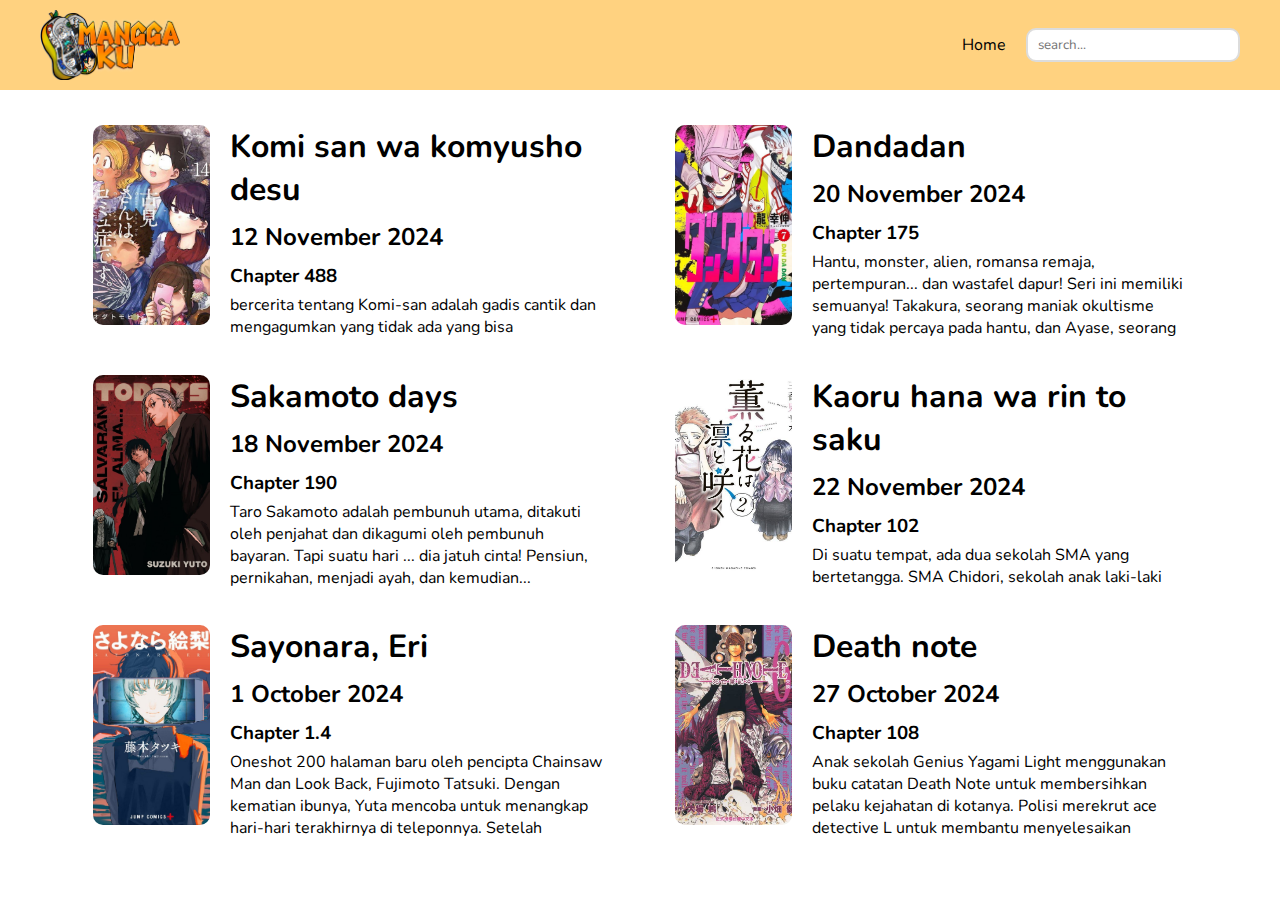
<file: index.html>
<!DOCTYPE html>
<html lang="en">

<head>
    <meta charset="UTF-8">
    <meta name="viewport" content="width=device-width, initial-scale=1.0">
    <title>Manggaku</title>
    <link rel="preconnect" href="https://fonts.googleapis.com">
    <link rel="preconnect" href="https://fonts.gstatic.com" crossorigin>
    <link href="https://fonts.googleapis.com/css2?family=Nunito:ital,wght@0,200..1000;1,200..1000&display=swap"
      rel="stylesheet">
    <link rel="stylesheet" href="style.css">
</head>

<body>
    <div class="nav">
        <div class="wrap-nav">
          <div class="section-nav">
            <div class="cover-logo">
              <img src="asset/logo manggaku.png" alt="" class="logo">
            </div>
          </div>
          <div class="section-nav2">
            <a href="index.html">Home</a>
            <div class="search">
              <input type="text" placeholder="search..." />
            </div>
          </div>
        </div>
      </div>

    <div class="conatainer">
        <div class="wrapper">
            <div class="manga">
                <a class="card" href="manga.html">
                    <div class="cover">
                        <img src="asset/cover-komi.jpg" alt="">
                    </div>
                    <div class="detail">
                        <h1>Komi san wa komyusho desu</h1>
                        <h2 class="jadwal">12 November 2024</h2>
                        <h3>Chapter 488</h3>
                        <p class="sipnosis">bercerita tentang Komi-san adalah gadis cantik dan mengagumkan yang tidak
                            ada yang bisa mengalihkan perhatian mereka. Hampir seluruh sekolah melihatnya sebagai
                            kecantikan...</p>
                    </div>
                </a>
                <a class="card" href="manga.html">
                    <div class="cover">
                        <img src="asset/cover-dandadan.jpg" alt="">
                    </div>
                    <div class="detail">
                        <h1>Dandadan</h1>
                        <h2 class="jadwal">20 November 2024</h2>
                        <h3>Chapter 175</h3>
                        <p class="sipnosis">Hantu, monster, alien, romansa remaja, pertempuran... dan wastafel dapur!
                            Seri ini memiliki semuanya! Takakura, seorang maniak okultisme yang tidak percaya pada hantu, dan Ayase, seorang gadis yang tidak percaya pada alien,...</p>
                    </div>
                </a>
                <a class="card" href="manga.html">
                    <div class="cover">
                        <img src="asset/cover-sakamoto.jpg" alt="">
                    </div>
                    <div class="detail">
                        <h1>Sakamoto days</h1>
                        <h2 class="jadwal">18 November 2024</h2>
                        <h3>Chapter 190</h3>
                        <p class="sipnosis">Taro Sakamoto adalah pembunuh utama, ditakuti oleh penjahat dan dikagumi oleh pembunuh bayaran. Tapi suatu hari ... dia jatuh cinta!
                            Pensiun, pernikahan, menjadi ayah, dan kemudian...</p>
                    </div>
                </a>
                <a class="card" href="manga.html">
                    <div class="cover">
                        <img src="asset/cover-kaoru.jpg" alt="">
                    </div>
                    <div class="detail">
                        <h1>Kaoru hana wa rin to saku</h1>
                        <h2 class="jadwal">22 November 2024</h2>
                        <h3>Chapter 102</h3>
                        <p class="sipnosis">Di suatu tempat, ada dua sekolah SMA yang bertetangga. SMA Chidori, sekolah anak laki-laki terbawah di mana para orang bodoh berkumpul, dan SMA Kikyo, sekolah perempuan yang bergengsi.
                            Rintaro Tsumugi...</p>
                    </div>
                </a> 
                <a class="card" href="manga.html">
                    <div class="cover">
                        <img src="asset/cover-sayonara.jpg" alt="">
                    </div>
                    <div class="detail">
                        <h1>Sayonara, Eri</h1>
                        <h2 class="jadwal">1 October 2024</h2>
                        <h3>Chapter 1.4</h3>
                        <p class="sipnosis">Oneshot 200 halaman baru oleh pencipta Chainsaw Man dan Look Back, Fujimoto Tatsuki.
                            Dengan kematian ibunya, Yuta mencoba untuk menangkap hari-hari terakhirnya di teleponnya.
                            Setelah kematiannya,...</p>
                    </div>
                </a>
                <a class="card" href="manga.html">
                    <div class="cover">
                        <img src="asset/cover-death.jpg" alt="">
                    </div>
                    <div class="detail">
                        <h1>Death note</h1>
                        <h2 class="jadwal">27 October 2024</h2>
                        <h3>Chapter 108</h3>
                        <p class="sipnosis">Anak sekolah Genius Yagami Light menggunakan buku catatan Death Note untuk membersihkan pelaku kejahatan di kotanya.
                            Polisi merekrut ace detective L untuk membantu menyelesaikan pembunuhan yang membingungkan oleh main hakim cerdas "Kira"...</p>
                    </div>
                </a>
            </div>
        </div>
    </div>
</body>

</html>
</file>
<file: style.css>
html, *, body {
    margin: 0;
    padding: 0;
    font-family: "Nunito", sans-serif;
}

body::-webkit-scrollbar {
    width: 12px;             
}

body::-webkit-scrollbar-track {
    background: rgb(232, 232, 232);        
}

body::-webkit-scrollbar-thumb {
    background-color: rgb(165, 165, 165);    
    border-radius: 20px;       
}

.nav {
    background-color: rgb(255, 210, 128);
    width: 100%;
    position: fixed;
}

.wrap-nav {
    display: flex;
    padding: 10px;
    padding-inline: 40px;
}

.section-nav {
    width: 50%;
}

.section-nav2 {
    width: 50%;
    display: flex;
    justify-content: end;
    align-items: center;
}

a {
    text-decoration: none;
    color: black;
}

.search {
    margin-left: 20px;
}

.search > input {
    width: 200px;
    height: 30px;
    padding-left: 10px;
    border-radius: 10px;
    border: 2px solid rgb(220, 220, 220);
}

.cover-logo {
    width: 140px;
    height: 70px;
}

.logo {
    object-fit: cover;
}

.container {
    width: 100%;
    height: 100vh;
}

.wrapper {
    width: 100%;
    height: 100%;
}

.manga {
    width: 100%;
    height: 100%;
    display: flex;
    flex-wrap: wrap;
    align-items: center;
    padding-top: 100px;
    justify-content: center;
}

.card {
    display: flex;
    height: 200px;
    width: 40%;
    padding: 15px;
    border-radius: 20px;
    margin-left: 20px;
    margin-right: 20px;
    align-items: center;
    margin-top: 10px;
    margin-bottom: 10px;
    color: black;
    text-decoration: none;
    overflow: hidden;
}

.sipnosis {
    margin-top: 5px;
}

.cover {
    width: 25%;
    height: 100%;
    border-radius: 10px;
    overflow: hidden;
    margin-right: 20px;
}

.jadwal {
    margin-top: 10px;
    margin-bottom: 10px;
}

.detail {
    width: 80%;
    height: 100%;
}

.card:hover {
    box-shadow: 0 0px 10px 5px rgba(0, 0, 0, 0.2);
    transition: 0.3s;
}

img {
    object-fit: cover;
    width: 100%;
    height: 100%;
}
</file>
